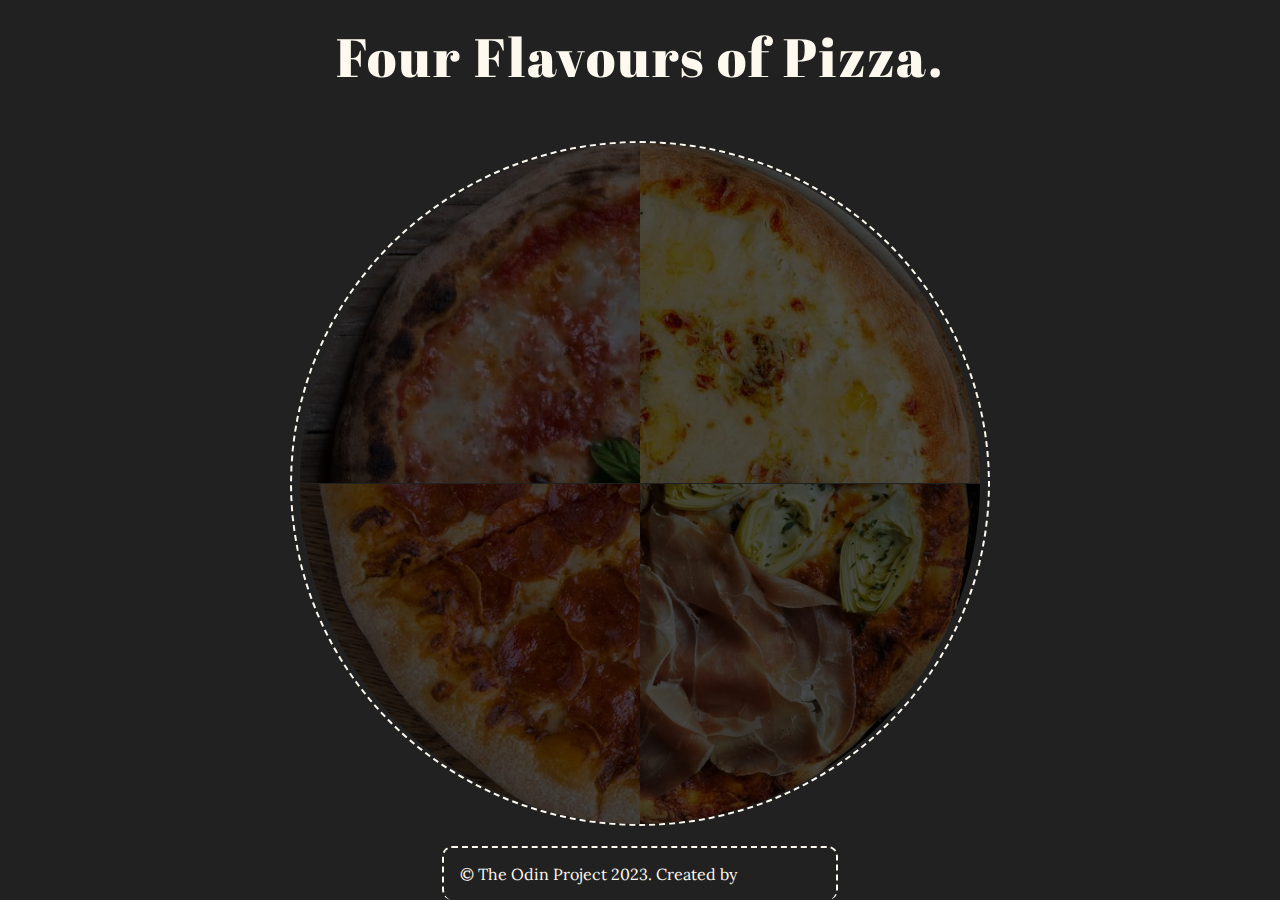
<file: index.html>
<!DOCTYPE html>
<html lang="en">
   <head>
      <meta charset="UTF-8" />
      <meta name="viewport" content="width=device-width, initial-scale=1.0" />
      <link rel="shortcut icon" href="img/favicon.png" type="image/x-icon" />
      <title>Odin Recipes</title>
      <link rel="stylesheet" href="style.css" />
      <link rel="stylesheet" href="shared.css" />
   </head>
   <body>
      <main class="wrapper">
         <h1 class="title">Four Flavours of Pizza.</h1>
         <div class="wooden-board">
            <a href="recipes/napolitan.html" class="item pizza-item-1">
               <p class="pizza-title title-1">Margherita.</p>
            </a>
            <a href="recipes/quattro-formaggi.html" class="item pizza-item-2">
               <p class="pizza-title title-2">Quattro Formaggi.</p>
            </a>
            <a href="recipes/peperoni.html" class="item pizza-item-3">
               <p class="pizza-title title-3">Pepperoni.</p>
            </a>
            <a href="recipes/quattro-stagioni.html" class="item pizza-item-4"> <p class="pizza-title title-4">Quattro Stagioni.</p></a>
         </div>
      </main>
      <footer class="footer">
         &copy; The Odin Project 2023. Created by
         <a href="https://github.com/matei-george/odin-recipes" target="_blank" rel="noopener noreferrer" class="author"> Mat&lpar;2.718&rpar;i</a>
      </footer>
   </body>
</html>
</file>
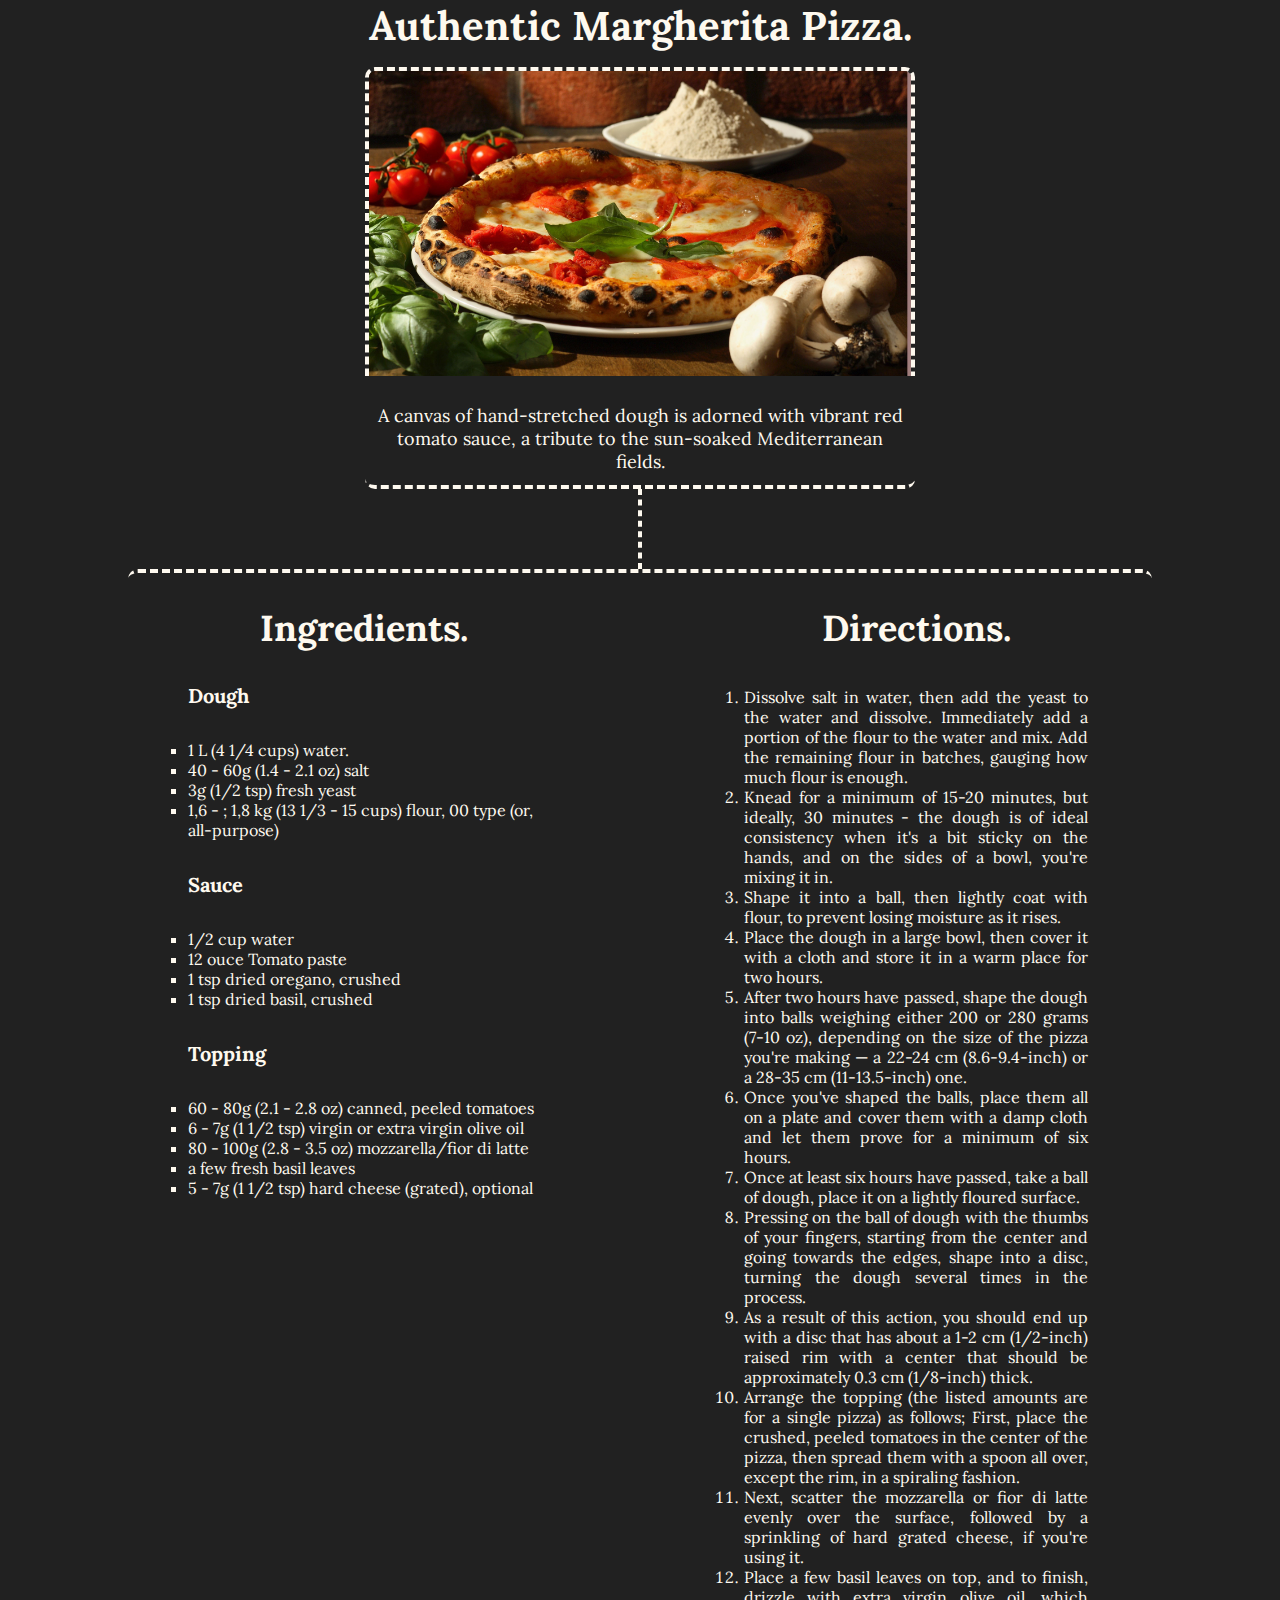
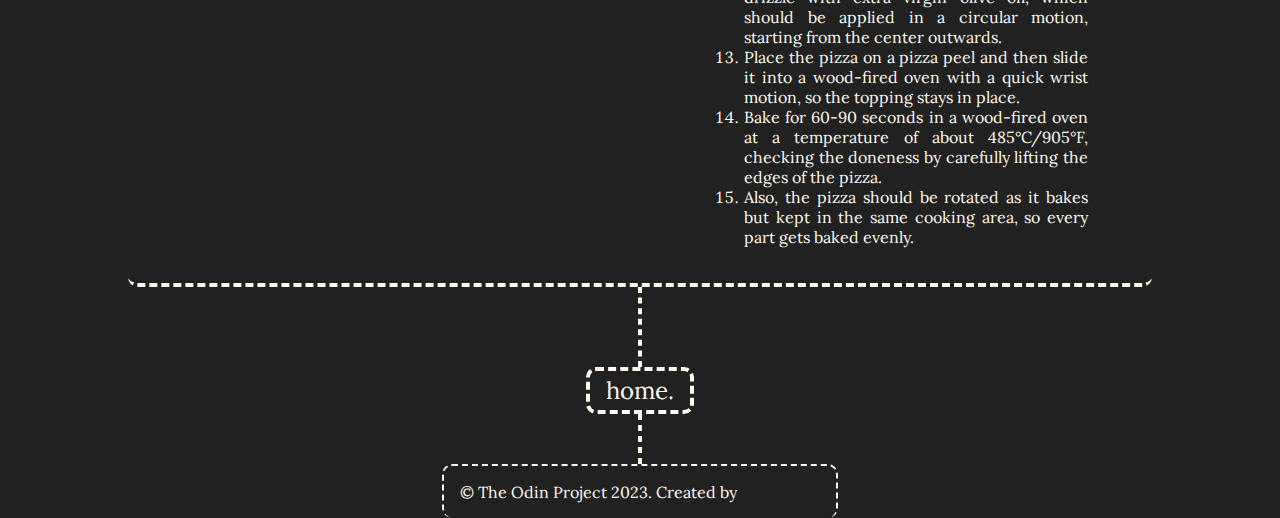
<file: recipes/napolitan.html>
<!DOCTYPE html>
<html lang="en">
   <head>
      <meta charset="UTF-8" />
      <meta name="viewport" content="width=device-width, initial-scale=1.0" />
      <title>Margherita.</title>
      <link rel="stylesheet" href="../shared.css" />
      <link rel="stylesheet" href="recipes.css" />
   </head>
   <body>
      <main class="wrapper">
         <section class="about-recipe">
            <h1 class="recipe-title">Authentic Margherita Pizza.</h1>
            <img src="../img/napolitan-main.png" alt="Margherita pizza" class="recipe-image" />
            <p class="recipe-summary">
               A canvas of hand-stretched dough is adorned with vibrant red tomato sauce, a tribute to the sun-soaked Mediterranean fields.
            </p>
         </section>
         <div class="white-line"></div>
         <div class="steps">
            <section class="ingredients">
               <h2>Ingredients.</h2>
               <h3>Dough</h3>
               <ul class="ingredient-list">
                  <li>1 L (4 1/4 cups) water.</li>
                  <li>40 - 60g (1.4 - 2.1 oz) salt</li>
                  <li>3g (1/2 tsp) fresh yeast</li>
                  <li>1,6 - ; 1,8 kg (13 1/3 - 15 cups) flour, 00 type (or, all-purpose)</li>
               </ul>
               <h3>Sauce</h3>
               <ul class="ingredient-list">
                  <li>1/2 cup water</li>
                  <li>12 ouce Tomato paste</li>
                  <li>1 tsp dried oregano, crushed</li>
                  <li>1 tsp dried basil, crushed</li>
               </ul>
               <h3>Topping</h3>
               <ul class="ingredient-list">
                  <li>60 - 80g (2.1 - 2.8 oz) canned, peeled tomatoes</li>
                  <li>6 - 7g (1 1/2 tsp) virgin or extra virgin olive oil</li>
                  <li>80 - 100g (2.8 - 3.5 oz) mozzarella/fior di latte</li>
                  <li>a few fresh basil leaves</li>
                  <li>5 - 7g (1 1/2 tsp) hard cheese (grated), optional</li>
               </ul>
            </section>
            <section class="preparation">
               <h2>Directions.</h2>
               <ol class="instructions">
                  <li>
                     Dissolve salt in water, then add the yeast to the water and dissolve. Immediately add a portion of the flour to the water and
                     mix. Add the remaining flour in batches, gauging how much flour is enough.
                  </li>
                  <li>
                     Knead for a minimum of 15-20 minutes, but ideally, 30 minutes - the dough is of ideal consistency when it's a bit sticky on the
                     hands, and on the sides of a bowl, you're mixing it in.
                  </li>
                  <li>Shape it into a ball, then lightly coat with flour, to prevent losing moisture as it rises.</li>
                  <li>Place the dough in a large bowl, then cover it with a cloth and store it in a warm place for two hours.</li>
                  <li>
                     After two hours have passed, shape the dough into balls weighing either 200 or 280 grams (7-10 oz), depending on the size of the
                     pizza you're making — a 22-24 cm (8.6-9.4-inch) or a 28-35 cm (11-13.5-inch) one.
                  </li>
                  <li>
                     Once you've shaped the balls, place them all on a plate and cover them with a damp cloth and let them prove for a minimum of six
                     hours.
                  </li>
                  <li>Once at least six hours have passed, take a ball of dough, place it on a lightly floured surface.</li>
                  <li>
                     Pressing on the ball of dough with the thumbs of your fingers, starting from the center and going towards the edges, shape into a
                     disc, turning the dough several times in the process.
                  </li>
                  <li>
                     As a result of this action, you should end up with a disc that has about a 1-2 cm (1/2-inch) raised rim with a center that should
                     be approximately 0.3 cm (1/8-inch) thick.
                  </li>
                  <li>
                     Arrange the topping (the listed amounts are for a single pizza) as follows; First, place the crushed, peeled tomatoes in the
                     center of the pizza, then spread them with a spoon all over, except the rim, in a spiraling fashion.
                  </li>
                  <li>
                     Next, scatter the mozzarella or fior di latte evenly over the surface, followed by a sprinkling of hard grated cheese, if you're
                     using it.
                  </li>
                  <li>
                     Place a few basil leaves on top, and to finish, drizzle with extra virgin olive oil, which should be applied in a circular
                     motion, starting from the center outwards.
                  </li>
                  <li>
                     Place the pizza on a pizza peel and then slide it into a wood-fired oven with a quick wrist motion, so the topping stays in
                     place.
                  </li>
                  <li>
                     Bake for 60-90 seconds in a wood-fired oven at a temperature of about 485°C/905°F, checking the doneness by carefully lifting the
                     edges of the pizza.
                  </li>
                  <li>Also, the pizza should be rotated as it bakes but kept in the same cooking area, so every part gets baked evenly.</li>
               </ol>
            </section>
         </div>
         <div class="white-line"></div>
         <a href="../index.html" class="back-button">Home.</a>
         <div class="white-line white-line-footer"></div>
         <footer class="footer">
            &copy; The Odin Project 2023. Created by
            <a href="https://github.com/matei-george" target="_blank" rel="noopener noreferrer" class="author"> Mat&lpar;2.718&rpar;i</a>
         </footer>
      </main>
   </body>
</html>
</file>
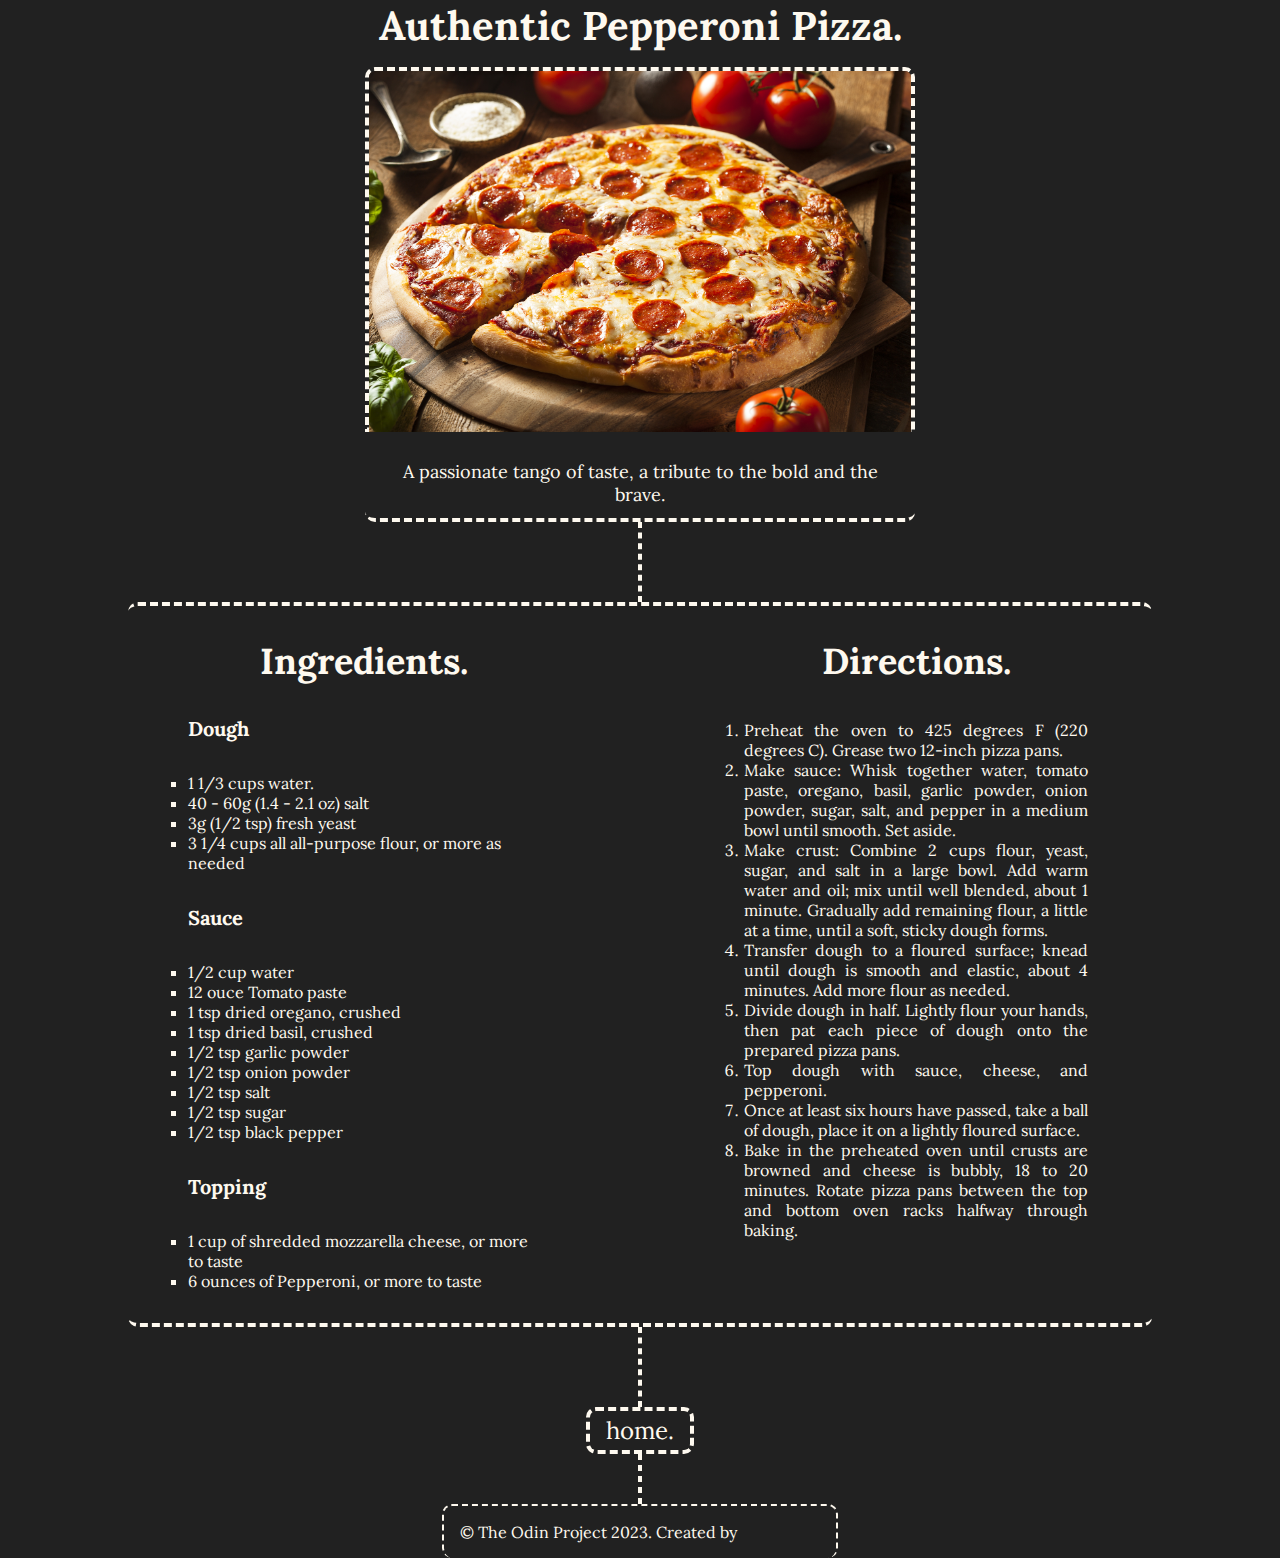
<file: recipes/peperoni.html>
<!DOCTYPE html>
<html lang="en">
   <head>
      <meta charset="UTF-8" />
      <meta name="viewport" content="width=device-width, initial-scale=1.0" />
      <title>Pepperoni.</title>
      <link rel="stylesheet" href="../shared.css" />
      <link rel="stylesheet" href="recipes.css" />
   </head>
   <body>
      <main class="wrapper">
         <section class="about-recipe">
            <h1 class="recipe-title">Authentic Pepperoni Pizza.</h1>
            <img src="../img/pepperoni-pizza-main.png" alt="Margherita pizza" class="recipe-image" />
            <p class="recipe-summary">A passionate tango of taste, a tribute to the bold and the brave.</p>
         </section>
         <div class="white-line"></div>
         <div class="steps">
            <section class="ingredients">
               <h2>Ingredients.</h2>
               <h3>Dough</h3>
               <ul class="ingredient-list">
                  <li>1 1/3 cups water.</li>
                  <li>40 - 60g (1.4 - 2.1 oz) salt</li>
                  <li>3g (1/2 tsp) fresh yeast</li>
                  <li>3 1/4 cups all all-purpose flour, or more as needed</li>
               </ul>
               <h3>Sauce</h3>
               <ul class="ingredient-list">
                  <li>1/2 cup water</li>
                  <li>12 ouce Tomato paste</li>
                  <li>1 tsp dried oregano, crushed</li>
                  <li>1 tsp dried basil, crushed</li>
                  <li>1/2 tsp garlic powder</li>
                  <li>1/2 tsp onion powder</li>
                  <li>1/2 tsp salt</li>
                  <li>1/2 tsp sugar</li>
                  <li>1/2 tsp black pepper</li>
               </ul>
               <h3>Topping</h3>
               <ul class="ingredient-list">
                  <li>1 cup of shredded mozzarella cheese, or more to taste</li>
                  <li>6 ounces of Pepperoni, or more to taste</li>
               </ul>
            </section>
            <section class="preparation">
               <h2>Directions.</h2>
               <ol class="instructions">
                  <li>Preheat the oven to 425 degrees F (220 degrees C). Grease two 12-inch pizza pans.</li>
                  <li>
                     Make sauce: Whisk together water, tomato paste, oregano, basil, garlic powder, onion powder, sugar, salt, and pepper in a medium
                     bowl until smooth. Set aside.
                  </li>
                  <li>
                     Make crust: Combine 2 cups flour, yeast, sugar, and salt in a large bowl. Add warm water and oil; mix until well blended, about 1
                     minute. Gradually add remaining flour, a little at a time, until a soft, sticky dough forms.
                  </li>
                  <li>Transfer dough to a floured surface; knead until dough is smooth and elastic, about 4 minutes. Add more flour as needed.</li>
                  <li>Divide dough in half. Lightly flour your hands, then pat each piece of dough onto the prepared pizza pans.</li>
                  <li>Top dough with sauce, cheese, and pepperoni.</li>
                  <li>Once at least six hours have passed, take a ball of dough, place it on a lightly floured surface.</li>
                  <li>
                     Bake in the preheated oven until crusts are browned and cheese is bubbly, 18 to 20 minutes. Rotate pizza pans between the top and
                     bottom oven racks halfway through baking.
                  </li>
               </ol>
            </section>
         </div>
         <div class="white-line"></div>
         <a href="../index.html" class="back-button">Home.</a>
         <div class="white-line white-line-footer"></div>
         <footer class="footer">
            &copy; The Odin Project 2023. Created by
            <a href="https://github.com/matei-george" target="_blank" rel="noopener noreferrer" class="author"> Mat&lpar;2.718&rpar;i</a>
         </footer>
      </main>
   </body>
</html>
</file>
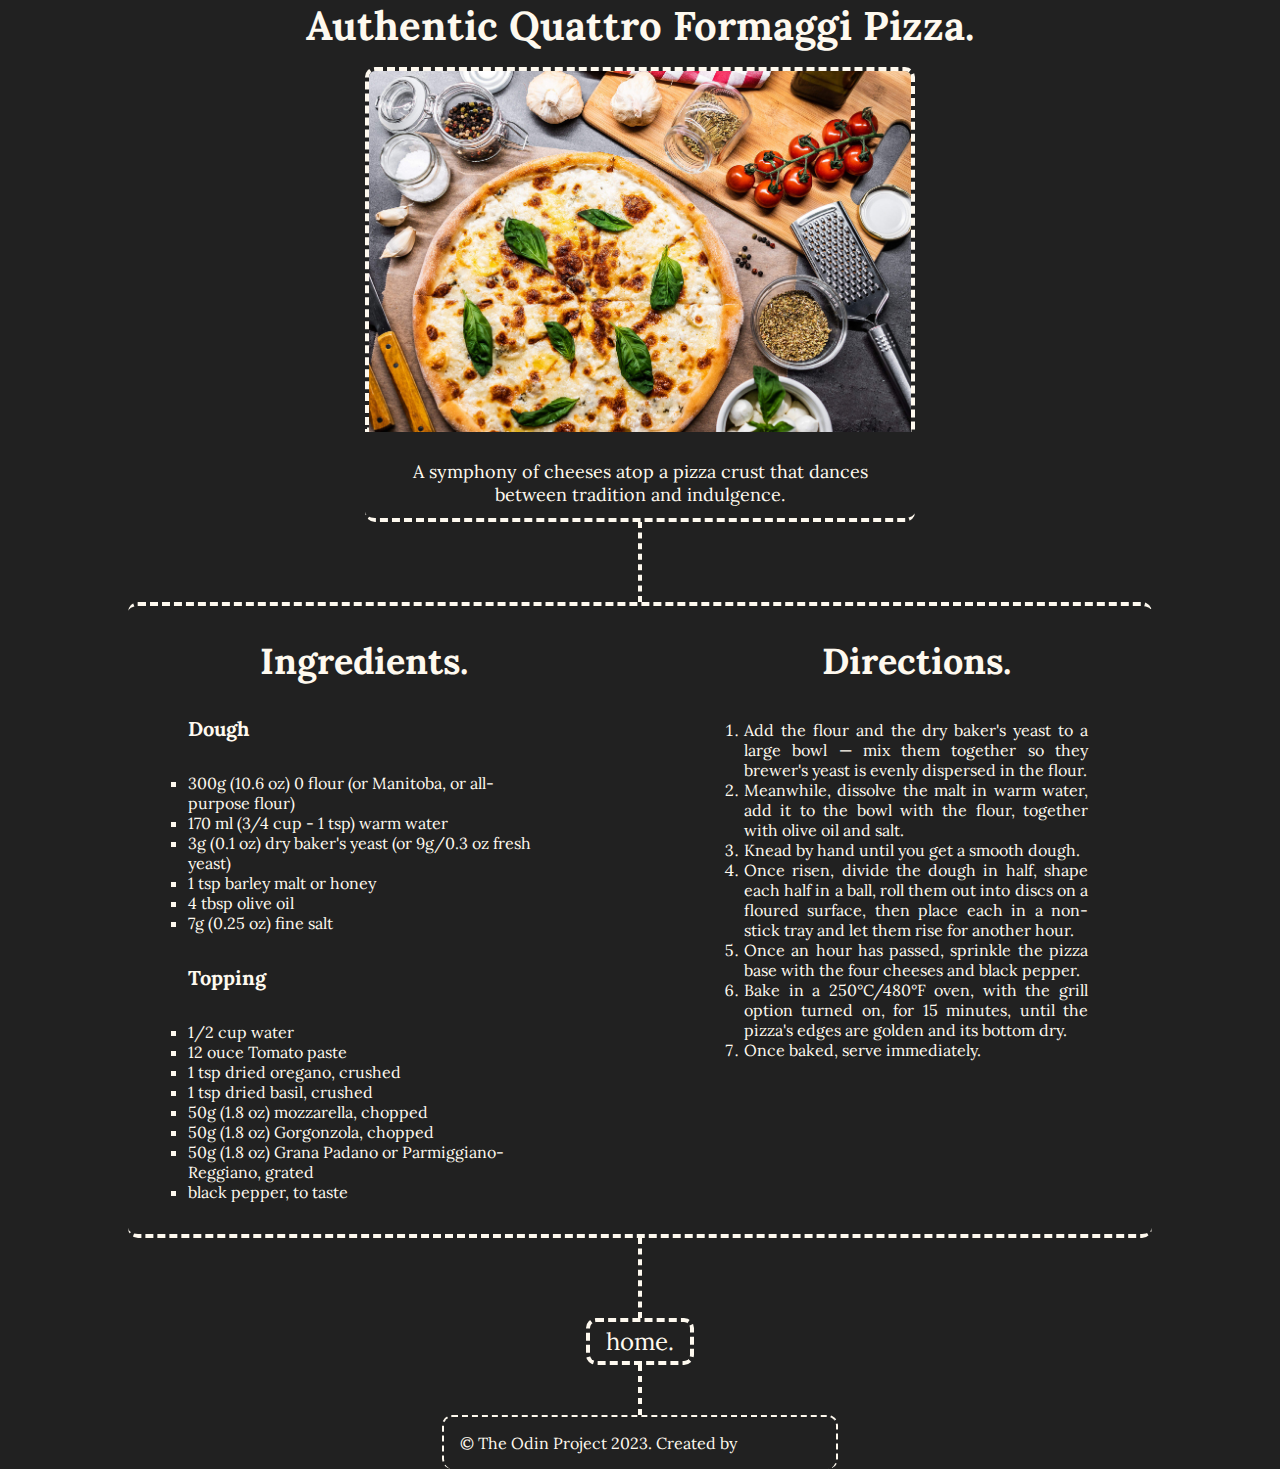
<file: recipes/quattro-formaggi.html>
<!DOCTYPE html>
<html lang="en">
   <head>
      <meta charset="UTF-8" />
      <meta name="viewport" content="width=device-width, initial-scale=1.0" />
      <title>Quattro Formaggi.</title>
      <link rel="stylesheet" href="../shared.css" />
      <link rel="stylesheet" href="recipes.css" />
   </head>
   <body>
      <main class="wrapper">
         <section class="about-recipe">
            <h1 class="recipe-title">Authentic Quattro Formaggi Pizza.</h1>
            <img src="../img/quattro-formaggi-main.png" alt="Margherita pizza" class="recipe-image" />
            <p class="recipe-summary">A symphony of cheeses atop a pizza crust that dances between tradition and indulgence.</p>
         </section>
         <div class="white-line"></div>
         <div class="steps">
            <section class="ingredients">
               <h2>Ingredients.</h2>
               <h3>Dough</h3>
               <ul class="ingredient-list">
                  <li>300g (10.6 oz) 0 flour (or Manitoba, or all-purpose flour)</li>
                  <li>170 ml (3/4 cup - 1 tsp) warm water</li>
                  <li>3g (0.1 oz) dry baker's yeast (or 9g/0.3 oz fresh yeast)</li>
                  <li>1 tsp barley malt or honey</li>
                  <li>4 tbsp olive oil</li>
                  <li>7g (0.25 oz) fine salt</li>
               </ul>
               <h3>Topping</h3>
               <ul class="ingredient-list">
                  <li>1/2 cup water</li>
                  <li>12 ouce Tomato paste</li>
                  <li>1 tsp dried oregano, crushed</li>
                  <li>1 tsp dried basil, crushed</li>
                  <li>50g (1.8 oz) mozzarella, chopped</li>
                  <li>50g (1.8 oz) Gorgonzola, chopped</li>
                  <li>50g (1.8 oz) Grana Padano or Parmiggiano-Reggiano, grated</li>
                  <li>black pepper, to taste</li>
               </ul>
            </section>
            <section class="preparation">
               <h2>Directions.</h2>
               <ol class="instructions">
                  <li>
                     Add the flour and the dry baker's yeast to a large bowl — mix them together so they brewer's yeast is evenly dispersed in the
                     flour.
                  </li>
                  <li>Meanwhile, dissolve the malt in warm water, add it to the bowl with the flour, together with olive oil and salt.</li>
                  <li>Knead by hand until you get a smooth dough.</li>
                  <li>
                     Once risen, divide the dough in half, shape each half in a ball, roll them out into discs on a floured surface, then place each
                     in a non-stick tray and let them rise for another hour.
                  </li>
                  <li>Once an hour has passed, sprinkle the pizza base with the four cheeses and black pepper.</li>
                  <li>
                     Bake in a 250°C/480°F oven, with the grill option turned on, for 15 minutes, until the pizza's edges are golden and its bottom
                     dry.
                  </li>
                  <li>Once baked, serve immediately.</li>
               </ol>
            </section>
         </div>
         <div class="white-line"></div>
         <a href="../index.html" class="back-button">Home.</a>
         <div class="white-line white-line-footer"></div>
         <footer class="footer">
            &copy; The Odin Project 2023. Created by
            <a href="https://github.com/matei-george" target="_blank" rel="noopener noreferrer" class="author"> Mat&lpar;2.718&rpar;i</a>
         </footer>
      </main>
   </body>
</html>
</file>
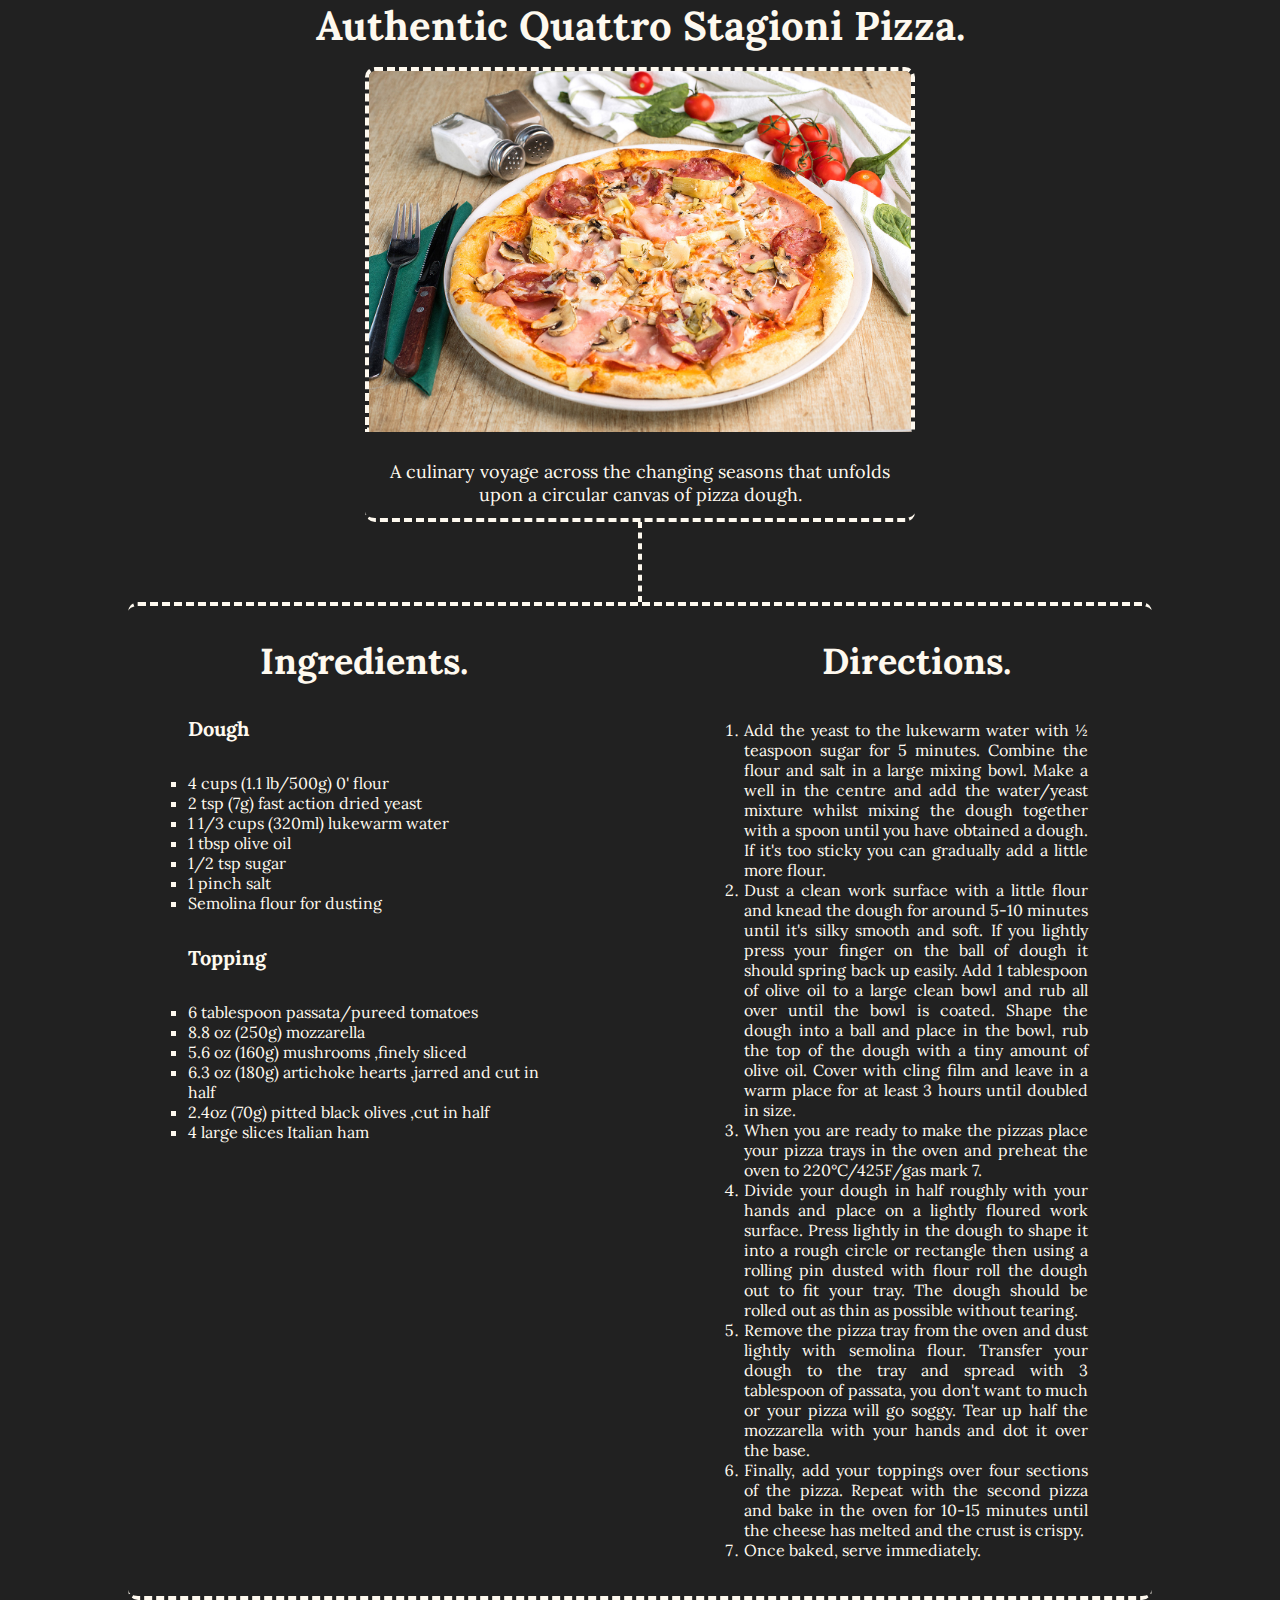
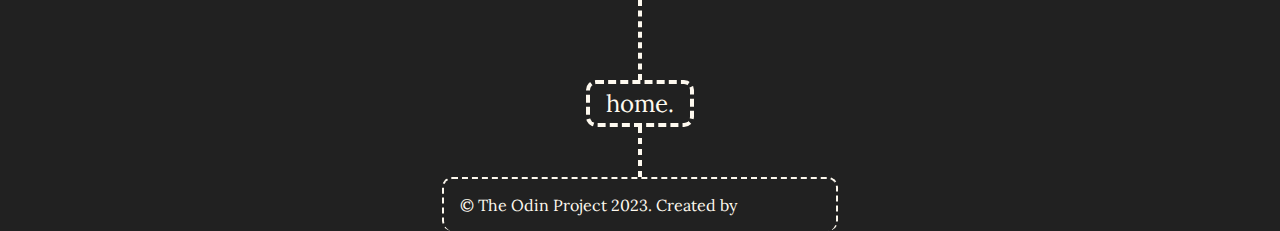
<file: recipes/quattro-stagioni.html>
<!DOCTYPE html>
<html lang="en">
   <head>
      <meta charset="UTF-8" />
      <meta name="viewport" content="width=device-width, initial-scale=1.0" />
      <title>Quattro Stagioni.</title>
      <link rel="stylesheet" href="../shared.css" />
      <link rel="stylesheet" href="recipes.css" />
   </head>
   <body>
      <main class="wrapper">
         <section class="about-recipe">
            <h1 class="recipe-title">Authentic Quattro Stagioni Pizza.</h1>
            <img src="../img/quattro-stagioni-main.png" alt="Margherita pizza" class="recipe-image" />
            <p class="recipe-summary">A culinary voyage across the changing seasons that unfolds upon a circular canvas of pizza dough.</p>
         </section>
         <div class="white-line"></div>
         <div class="steps">
            <section class="ingredients">
               <h2>Ingredients.</h2>
               <h3>Dough</h3>
               <ul class="ingredient-list">
                  <li>4 cups (1.1 lb/500g) 0' flour</li>
                  <li>2 tsp (7g) fast action dried yeast</li>
                  <li>1 1/3 cups (320ml) lukewarm water</li>
                  <li>1 tbsp olive oil</li>
                  <li>1/2 tsp sugar</li>
                  <li>1 pinch salt</li>
                  <li>Semolina flour for dusting</li>
               </ul>
               <h3>Topping</h3>
               <ul class="ingredient-list">
                  <li>6 tablespoon passata/pureed tomatoes</li>
                  <li>8.8 oz (250g) mozzarella</li>
                  <li>5.6 oz (160g) mushrooms ,finely sliced</li>
                  <li>6.3 oz (180g) artichoke hearts ,jarred and cut in half</li>
                  <li>2.4oz (70g) pitted black olives ,cut in half</li>
                  <li>4 large slices Italian ham</li>
               </ul>
            </section>
            <section class="preparation">
               <h2>Directions.</h2>
               <ol class="instructions">
                  <li>
                     Add the yeast to the lukewarm water with ½ teaspoon sugar for 5 minutes. Combine the flour and salt in a large mixing bowl. Make
                     a well in the centre and add the water/yeast mixture whilst mixing the dough together with a spoon until you have obtained a
                     dough. If it's too sticky you can gradually add a little more flour.
                  </li>
                  <li>
                     Dust a clean work surface with a little flour and knead the dough for around 5-10 minutes until it's silky smooth and soft. If
                     you lightly press your finger on the ball of dough it should spring back up easily. Add 1 tablespoon of olive oil to a large
                     clean bowl and rub all over until the bowl is coated. Shape the dough into a ball and place in the bowl, rub the top of the dough
                     with a tiny amount of olive oil. Cover with cling film and leave in a warm place for at least 3 hours until doubled in size.
                  </li>
                  <li>When you are ready to make the pizzas place your pizza trays in the oven and preheat the oven to 220°C/425F/gas mark 7.</li>
                  <li>
                     Divide your dough in half roughly with your hands and place on a lightly floured work surface. Press lightly in the dough to
                     shape it into a rough circle or rectangle then using a rolling pin dusted with flour roll the dough out to fit your tray. The
                     dough should be rolled out as thin as possible without tearing.
                  </li>
                  <li>
                     Remove the pizza tray from the oven and dust lightly with semolina flour. Transfer your dough to the tray and spread with 3
                     tablespoon of passata, you don't want to much or your pizza will go soggy. Tear up half the mozzarella with your hands and dot it
                     over the base.
                  </li>
                  <li>
                     Finally, add your toppings over four sections of the pizza. Repeat with the second pizza and bake in the oven for 10-15 minutes
                     until the cheese has melted and the crust is crispy.
                  </li>
                  <li>Once baked, serve immediately.</li>
               </ol>
            </section>
         </div>
         <div class="white-line"></div>
         <a href="../index.html" class="back-button">Home.</a>
         <div class="white-line white-line-footer"></div>
         <footer class="footer">
            &copy; The Odin Project 2023. Created by
            <a href="https://github.com/matei-george" target="_blank" rel="noopener noreferrer" class="author"> Mat&lpar;2.718&rpar;i</a>
         </footer>
      </main>
   </body>
</html>
</file>
<file: style.css>
/* Page stylign */
.wrapper {
   flex: 1;
   display: flex;
   flex-flow: column nowrap;
   justify-content: center;
   align-items: center;
   gap: 48px;
}

.title {
   font-family: "Abril FatFace";
   font-weight: 400;
   font-size: 54px;
   letter-spacing: 2px;
}
.wooden-board {
   border: 2px dashed var(--floral-white);
   border-radius: 50%;
   width: 700px;
   height: 685px;
   display: flex;
   flex-flow: row wrap;
   justify-content: center;
   align-items: center;
}
.item {
   display: inline-block;
   flex-basis: 340px;
   height: 340px;
   filter: brightness(30%);
   transition: all 500ms;
}

.pizza-item-1 {
   border-top-left-radius: 111%;
   background: url(img/napolitan-top-down2.png);
   background-position: -420px -5px;
   background-size: 350%;
}
.pizza-item-2 {
   padding: 48px;
   background: url(img/quattro-formaggi-top-down.png);
   background-position: -615px -89px;
   background-size: 337%;
   border-top-right-radius: 111%;
}
.pizza-item-3 {
   background: url(img/peperoni-pizza-top-down.png);
   background-position: -5px -417px;
   background-size: 250%;
   border-bottom-left-radius: 111%;
}
.pizza-item-4 {
   padding: 48px;
   background: url(img/quattro-stagioni-top-down.png);
   background-position: -361px -370px;
   background-size: 222%;
   border-bottom-right-radius: 111%;
}

.pizza-title {
   color: var(--floral-white);
   font-family: "Outfit";
   font-size: 48px;
   position: absolute;
   padding: 4px 8px;
   border: 2px dashed var(--floral-white);
   border-radius: 15px;
   visibility: hidden;
}

/* Napolitan */
.title-1 {
   top: 150px;
   left: 345px;
}

/* Quattro Formaggi */
.title-2 {
   top: 130px;
   right: 360px;
}

/* Peperoni */
.title-3 {
   bottom: 175px;
   left: 345px;
}

/* Quattro Stagioni */

.title-4 {
   bottom: 130px;
   right: 360px;
}
/* Hover states */
.item:hover {
   z-index: 1;
   filter: brightness(100%);
   transform: scale(1.03);
   transition: all 200ms;
}
.pizza-item-1:hover .title-1,
.pizza-item-2:hover .title-2,
.pizza-item-3:hover .title-3,
.pizza-item-4:hover .title-4 {
   visibility: visible;
}
</file>
<file: shared.css>
/* --- Importing custom fonts --- */
/* [ Lora ] : 400 */
/* [ Abril FatFace ] : 400,700 */
/* [ Outfit ] : 200,400,700 */
/* [ Quicksand ] : 300,400 */
@import url("https://fonts.googleapis.com/css2?family=Abril+Fatface&family=Lora:wght@400;700&family=Outfit:wght@200;400;700&family=Quicksand:wght@300;400&display=swap");

/* Custom Colors Setup */
:root {
   --jet-black: #212121;
   --onyx-gray: #3f4045;
   --gray-2: #5d737e;
   --floral-white: #fef9ef;
   --ash-gray: #bbcbcb;
}

/* Global reset and body styling */
* {
   margin: 0;
   padding: 0;
   box-sizing: border-box;
   user-select: none;
}

html,
body {
   width: 100%;
   height: 100%;
   background-color: var(--jet-black);
   color: var(--floral-white);
   font-family: "Lora";
   display: flex;
   flex-direction: column;
}

/* Footer */
.footer {
   width: max-content;
   justify-self: center;
   align-self: center;
   display: flex;
   border: 2px dashed var(--floral-white);
   border-bottom: none;
   border-bottom-left-radius: 0;
   border-bottom-right-radius: 0;
   padding: 16px 16px;
   border-radius: 10px;
   font-size: 16px;
   gap: 5px;
}
/* Footer author link */
.footer a:link {
   transition: all 500ms;
   text-decoration: none;
   color: var(--jet-black);
}
.footer a:visited {
   color: var(--gray-2);
}
.footer a:hover,
.footer a:active {
   color: var(--floral-white);
   transition: all 300ms;
}
</file>
<file: recipes/recipes.css>
.wrapper {
   display: flex;
   flex-flow: column nowrap;
}
.about-recipe {
   display: flex;
   flex-flow: column nowrap;
   align-items: center;
   gap: 16px;
}
.recipe-title {
   font-family: "Lora";
   font-size: 40px;
}
.recipe-image {
   width: 550px;
   border: 4px dashed var(--floral-white);
   border-radius: 10px;
   border-bottom: none;
   border-bottom-left-radius: 0;
   border-bottom-right-radius: 0;
}
.recipe-summary {
   padding: 12px;
   width: 550px;
   font-size: 18px;
   text-align: center;
   border-bottom: 4px dashed var(--floral-white);
   border-radius: 10px;
}
.white-line {
   align-self: center;
   height: 80px;
   border: 2px dashed var(--floral-white);
}
.steps {
   align-self: center;
   width: 80vw;
   border-top: 4px dashed var(--floral-white);
   border-bottom: 4px dashed var(--floral-white);
   border-radius: 10px;
   padding: 32px 60px;
   display: flex;
   justify-content: space-around;
   align-items: flex-start;
   gap: 200px;
}
.ingredients,
.preparation {
   flex: 1;
   display: flex;
   flex-flow: column nowrap;
   gap: 32px;
}
.ingredients h2,
.preparation h2 {
   text-align: center;
   font-size: 36px;
}
.ingredients h3 {
   font-size: 20px;
}
.ingredient-list {
   list-style: square;
}
.instructions {
   padding: 4px;
   text-align: justify;
}
a:link.back-button,
a:visited.back-button {
   border-radius: 10px;
   border: 4px dashed var(--floral-white);
   padding: 4px 16px;
   color: var(--floral-white);
   text-transform: lowercase;
   align-self: center;
   text-decoration: none;
   font-size: 24px;
   transition: all 500ms;
}

a:hover.back-button,
a:active.back-button {
   border-color: var(--jet-black);
   background-color: var(--floral-white);
   color: var(--jet-black);
}

.white-line-footer {
   height: 50px;
}
</file>
